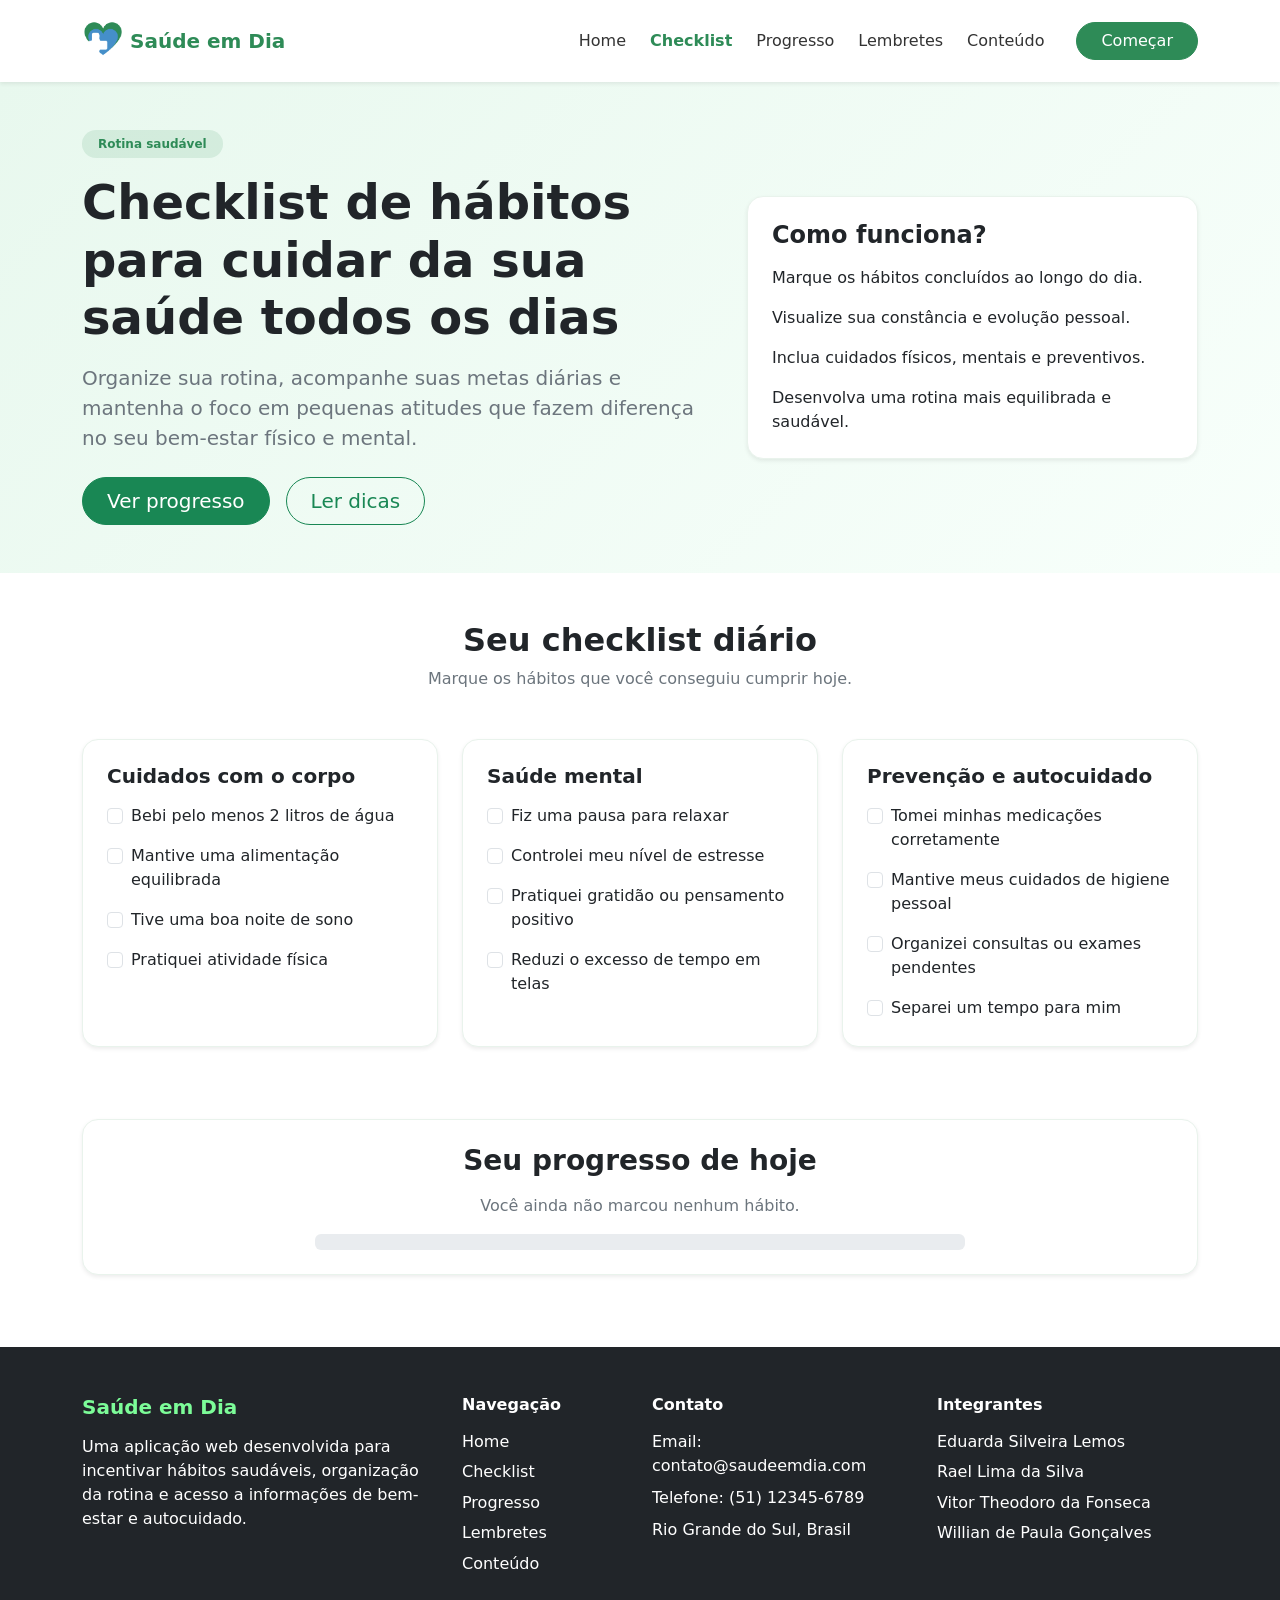
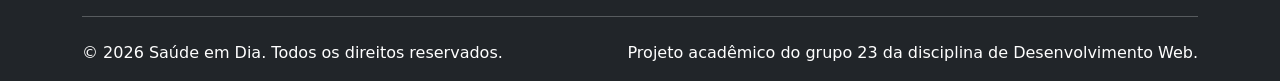
<file: checklist.html>
<!DOCTYPE html>
<html lang="pt-br">
<head>
  <meta charset="UTF-8">
  <meta name="viewport" content="width=device-width, initial-scale=1.0">
  <link rel="stylesheet" href="./css/checklist.css">
  <link href="https://cdn.jsdelivr.net/npm/bootstrap@5.3.8/dist/css/bootstrap.min.css" rel="stylesheet" integrity="sha384-sRIl4kxILFvY47J16cr9ZwB07vP4J8+LH7qKQnuqkuIAvNWLzeN8tE5YBujZqJLB" crossorigin="anonymous">
  <link rel="icon" type="image/x-icon" href="./assets/favicon.ico">
  <script src="./js/checklist.js" defer></script>
  <title>Saúde em Dia</title>
</head>
<body>
  <header>
    <nav class="navbar navbar-expand-lg bg-white shadow-sm py-3">
      <div class="container">
        <a class="navbar-brand d-flex align-items-center fw-bold" href="./index.html" style="color: #2E8B57;">
          <img src="./assets/saude-em-dia-logo.png" alt="Logo Saúde em Dia" width="40" height="40" class="me-2">
          Saúde em Dia
        </a>
        <button class="navbar-toggler" type="button" data-bs-toggle="collapse" data-bs-target="#navbarNav"
          aria-controls="navbarNav" aria-expanded="false" aria-label="Alternar navegação">
          <span class="navbar-toggler-icon"></span>
        </button>
        <div class="collapse navbar-collapse" id="navbarNav">
          <ul class="navbar-nav ms-auto align-items-lg-center gap-lg-2">
            <li class="nav-item">
              <a class="nav-link" href="./index.html">Home</a>
            </li>
            <li class="nav-item">
              <a class="nav-link active fw-semibold" href="./checklist.html">Checklist</a>
            </li>
            <li class="nav-item">
              <a class="nav-link" href="./progresso.html">Progresso</a>
            </li>
            <li class="nav-item">
              <a class="nav-link" href="./lembretes.html">Lembretes</a>
            </li>
            <li class="nav-item">
              <a class="nav-link" href="./conteudos.html">Conteúdo</a>
            </li>
            <li class="nav-item mt-3 mt-lg-0 ms-lg-3">
              <a class="btn btn-success rounded-pill px-4" href="./checklist.html">Começar</a>
            </li>
          </ul>
        </div>
      </div>
    </nav>
  </header>
  <main>
    <section class="hero-checklist py-5">
      <div class="container">
        <div class="row align-items-center g-4">
          <div class="col-lg-7">
            <span class="badge rounded-pill px-3 py-2 mb-3">Rotina saudável</span>
            <h1 class="display-5 fw-bold mb-3">Checklist de hábitos para cuidar da sua saúde todos os dias</h1>
            <p class="lead text-secondary mb-4">
              Organize sua rotina, acompanhe suas metas diárias e mantenha o foco em pequenas atitudes
              que fazem diferença no seu bem-estar físico e mental.
            </p>
            <div class="d-flex flex-wrap gap-3">
              <a href="./progresso.html" class="btn btn-success btn-lg rounded-pill px-4">Ver progresso</a>
              <a href="./conteudos.html" class="btn btn-outline-success btn-lg rounded-pill px-4">Ler dicas</a>
            </div>
          </div>
          <div class="col-lg-5">
            <div class="info-card shadow-sm p-4 rounded-4 bg-white">
              <h2 class="h4 fw-bold mb-3">Como funciona?</h2>
              <ul class="list-unstyled mb-0">
                <li class="mb-3"> Marque os hábitos concluídos ao longo do dia.</li>
                <li class="mb-3"> Visualize sua constância e evolução pessoal.</li>
                <li class="mb-3"> Inclua cuidados físicos, mentais e preventivos.</li>
                <li> Desenvolva uma rotina mais equilibrada e saudável.</li>
              </ul>
            </div>
          </div>
        </div>
      </div>
    </section>

    <section id="habitos" class="py-5">
      <div class="container">
        <div class="text-center mb-5">
          <h2 class="fw-bold">Seu checklist diário</h2>
          <p class="text-secondary mb-0">Marque os hábitos que você conseguiu cumprir hoje.</p>
        </div>

        <div class="row g-4">
          <div class="col-md-6 col-lg-4">
            <div class="habit-card h-100 p-4 rounded-4 shadow-sm bg-white">
              <h3 class="h5 fw-bold mb-3">Cuidados com o corpo</h3>
              <div class="form-check mb-3">
                <input class="form-check-input habit-checkbox" type="checkbox" id="agua">
                <label class="form-check-label" for="agua">Bebi pelo menos 2 litros de água</label>
              </div>
              <div class="form-check mb-3">
                <input class="form-check-input habit-checkbox" type="checkbox" id="alimentacao">
                <label class="form-check-label" for="alimentacao">Mantive uma alimentação equilibrada</label>
              </div>
              <div class="form-check mb-3">
                <input class="form-check-input habit-checkbox" type="checkbox" id="sono">
                <label class="form-check-label" for="sono">Tive uma boa noite de sono</label>
              </div>
              <div class="form-check">
                <input class="form-check-input habit-checkbox" type="checkbox" id="atividade-fisica">
                <label class="form-check-label" for="atividade-fisica">Pratiquei atividade física</label>
              </div>
            </div>
          </div>

          <div class="col-md-6 col-lg-4">
            <div class="habit-card h-100 p-4 rounded-4 shadow-sm bg-white">
              <h3 class="h5 fw-bold mb-3">Saúde mental</h3>
              <div class="form-check mb-3">
                <input class="form-check-input habit-checkbox" type="checkbox" id="pausa">
                <label class="form-check-label" for="pausa">Fiz uma pausa para relaxar</label>
              </div>
              <div class="form-check mb-3">
                <input class="form-check-input habit-checkbox" type="checkbox" id="estresse">
                <label class="form-check-label" for="estresse">Controlei meu nível de estresse</label>
              </div>
              <div class="form-check mb-3">
                <input class="form-check-input habit-checkbox" type="checkbox" id="gratidao">
                <label class="form-check-label" for="gratidao">Pratiquei gratidão ou pensamento positivo</label>
              </div>
              <div class="form-check">
                <input class="form-check-input habit-checkbox" type="checkbox" id="tempo-tela">
                <label class="form-check-label" for="tempo-tela">Reduzi o excesso de tempo em telas</label>
              </div>
            </div>
          </div>

          <div class="col-md-6 col-lg-4 mx-md-auto">
            <div class="habit-card h-100 p-4 rounded-4 shadow-sm bg-white">
              <h3 class="h5 fw-bold mb-3">Prevenção e autocuidado</h3>
              <div class="form-check mb-3">
                <input class="form-check-input habit-checkbox" type="checkbox" id="medicacao">
                <label class="form-check-label" for="medicacao">Tomei minhas medicações corretamente</label>
              </div>
              <div class="form-check mb-3">
                <input class="form-check-input habit-checkbox" type="checkbox" id="higiene">
                <label class="form-check-label" for="higiene">Mantive meus cuidados de higiene pessoal</label>
              </div>
              <div class="form-check mb-3">
                <input class="form-check-input habit-checkbox" type="checkbox" id="consulta">
                <label class="form-check-label" for="consulta">Organizei consultas ou exames pendentes</label>
              </div>
              <div class="form-check">
                <input class="form-check-input habit-checkbox" type="checkbox" id="tempo-pessoal">
                <label class="form-check-label" for="tempo-pessoal">Separei um tempo para mim</label>
              </div>
            </div>
          </div>
        </div>
      </div>
    </section>
    <section class="py-4">
      <div class="container">
        <div class="progress-section bg-white shadow-sm rounded-4 p-4 text-center">
          <h3 class="fw-bold mb-3">Seu progresso de hoje</h3>
          <p id="progressText" class="text-secondary mb-3">
            Você ainda não marcou nenhum hábito.
          </p>

          <div class="progress mx-auto">
            <div
              id="progressBar"
              class="progress-bar"
              role="progressbar"
              style="width: 0%;"
              aria-valuenow="0"
              aria-valuemin="0"
              aria-valuemax="100"
            >
              0%
            </div>
          </div>
        </div>
      </div>
    </section>
  </main>
  <footer class="bg-dark text-white pt-5 pb-3 mt-5">
    <div class="container">
      <div class="row g-4">
        <div class="col-12 col-md-6 col-lg-4">
          <h5 class="fw-bold mb-3" style="color: #7CFC98;">Saúde em Dia</h5>
          <p class="mb-0">
            Uma aplicação web desenvolvida para incentivar hábitos saudáveis, organização da rotina
            e acesso a informações de bem-estar e autocuidado.
          </p>
        </div>
        <div class="col-6 col-md-3 col-lg-2">
          <h6 class="fw-bold mb-3">Navegação</h6>
          <ul class="list-unstyled">
            <li><a href="./index.html" class="text-white text-decoration-none">Home</a></li>
            <li><a href="./checklist.html" class="text-white text-decoration-none">Checklist</a></li>
            <li><a href="./progresso.html" class="text-white text-decoration-none">Progresso</a></li>
            <li><a href="./lembretes.html" class="text-white text-decoration-none">Lembretes</a></li>
            <li><a href="./conteudos.html" class="text-white text-decoration-none">Conteúdo</a></li>
          </ul>
        </div>
        <div class="col-6 col-md-3 col-lg-3">
          <h6 class="fw-bold mb-3">Contato</h6>
          <ul class="list-unstyled mb-0">
            <li class="mb-2">Email: contato@saudeemdia.com</li>
            <li class="mb-2">Telefone: (51) 12345-6789</li>
            <li>Rio Grande do Sul, Brasil</li>
          </ul>
        </div>
        <div class="col-12 col-md-6 col-lg-3">
          <h6 class="fw-bold mb-3">Integrantes</h6>
          <ul class="list-unstyled mb-0">
            <li>Eduarda Silveira Lemos</li>
            <li>Rael Lima da Silva</li>
            <li>Vitor Theodoro da Fonseca</li>
            <li>Willian de Paula Gonçalves</li>
          </ul>
        </div>
      </div>
      <hr class="border-light my-4">
      <div class="d-flex flex-column flex-md-row justify-content-between align-items-center text-center text-md-start">
        <p class="mb-2 mb-md-0">&copy; 2026 Saúde em Dia. Todos os direitos reservados.</p>
        <p class="mb-0">Projeto acadêmico do grupo 23 da disciplina de Desenvolvimento Web.</p>
      </div>
    </div>
  </footer>
  <script src="https://cdn.jsdelivr.net/npm/bootstrap@5.3.8/dist/js/bootstrap.bundle.min.js" integrity="sha384-FKyoEForCGlyvwx9Hj09JcYn3nv7wiPVlz7YYwJrWVcXK/BmnVDxM+D2scQbITxI" crossorigin="anonymous"></script>
</body>
</html>
</file>
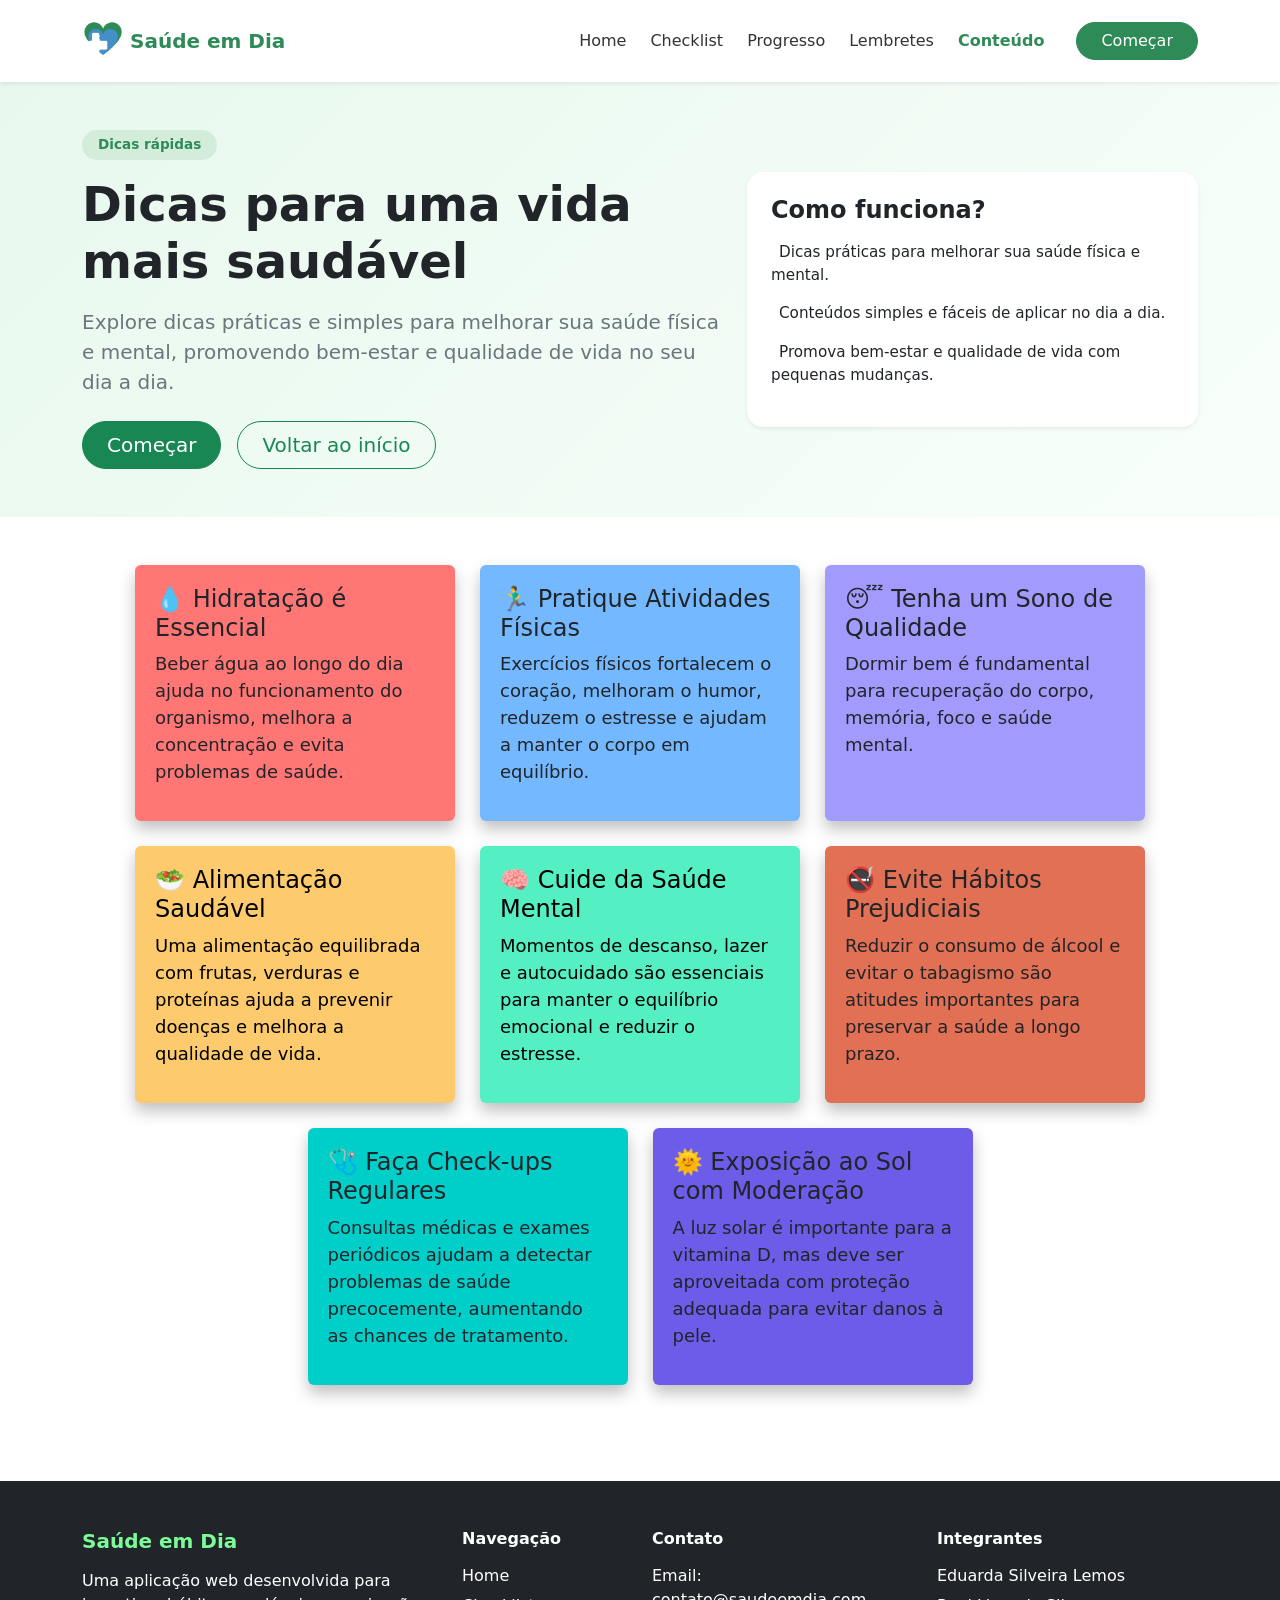
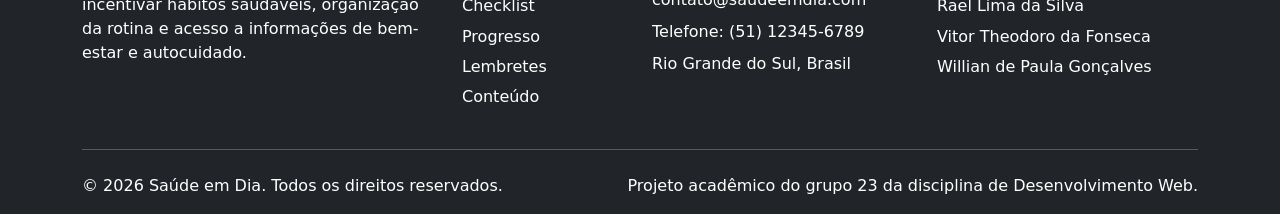
<file: conteudos.html>
<!DOCTYPE html>
<html lang="pt-br">
<head>
  <meta charset="UTF-8">
  <meta name="viewport" content="width=device-width, initial-scale=1.0">
  <link rel="stylesheet" href="./css/conteudos.css">
  <link href="https://cdn.jsdelivr.net/npm/bootstrap@5.3.8/dist/css/bootstrap.min.css" rel="stylesheet" integrity="sha384-sRIl4kxILFvY47J16cr9ZwB07vP4J8+LH7qKQnuqkuIAvNWLzeN8tE5YBujZqJLB" crossorigin="anonymous">
  <link rel="icon" type="image/x-icon" href="./assets/favicon.ico">
  <script src="./js/conteudos.js" defer></script>
  <title>Saúde em Dia</title>
</head>
<body>
  <header>
    <nav class="navbar navbar-expand-lg bg-white shadow-sm py-3">
      <div class="container">
        <a class="navbar-brand d-flex align-items-center fw-bold" href="./index.html" style="color: #2E8B57;">
          <img src="./assets/saude-em-dia-logo.png" alt="Logo Saúde em Dia" width="40" height="40" class="me-2">
          Saúde em Dia
        </a>
        <button class="navbar-toggler" type="button" data-bs-toggle="collapse" data-bs-target="#navbarNav"
          aria-controls="navbarNav" aria-expanded="false" aria-label="Alternar navegação">
          <span class="navbar-toggler-icon"></span>
        </button>
        <div class="collapse navbar-collapse" id="navbarNav">
          <ul class="navbar-nav ms-auto align-items-lg-center gap-lg-2">
            <li class="nav-item">
              <a class="nav-link" href="./index.html">Home</a>
            </li>
            <li class="nav-item">
              <a class="nav-link" href="./checklist.html">Checklist</a>
            </li>
            <li class="nav-item">
              <a class="nav-link" href="./progresso.html">Progresso</a>
            </li>
            <li class="nav-item">
              <a class="nav-link" href="./lembretes.html">Lembretes</a>
            </li>
            <li class="nav-item">
              <a class="nav-link active fw-semibold" href="./conteudos.html">Conteúdo</a>
            </li>
            <li class="nav-item mt-3 mt-lg-0 ms-lg-3">
              <a class="btn btn-success rounded-pill px-4" href="./checklist.html">Começar</a>
            </li>
          </ul>
        </div>
      </div>
    </nav>
  </header>
    <main>
<section class="hero-lembretes py-5">
      <div class="container">
        <div class="row align-items-center g-4">
          <div class="col-lg-7">
            <span class="badge rounded-pill px-3 py-2 mb-3">Dicas rápidas</span>
            <h1 class="display-5 fw-bold mb-3">Dicas para uma vida mais saudável</h1>
            <p class="lead text-secondary mb-4">
              Explore dicas práticas e simples para melhorar sua saúde física e mental, promovendo bem-estar
              e qualidade de vida no seu dia a dia.
            </p>
            <div class="d-flex flex-wrap gap-3">
              <a href="./checklist.html" class="btn btn-success btn-lg rounded-pill px-4">Começar</a>
              <a href="./index.html" class="btn btn-outline-success btn-lg rounded-pill px-4">Voltar ao início</a>
            </div>
          </div>
          <div class="col-lg-5">
            <div class="info-card shadow-sm p-4 rounded-4 bg-white">
              <h2 class="h4 fw-bold mb-3">Como funciona?</h2>
              <ul class="list-unstyled mb-0">
                <li class="mb-3">
                  <i class="bi bi-check-circle-fill text-success me-2"></i>
                  Dicas práticas para melhorar sua saúde física e mental.
                </li>
                <li class="mb-3">
                  <i class="bi bi-eye-fill text-primary me-2"></i>
                  Conteúdos simples e fáceis de aplicar no dia a dia.
                </li>
                <li class="mb-3">
                  <i class="bi bi-check2-square text-success me-2"></i>
                  Promova bem-estar e qualidade de vida com pequenas mudanças.
                </li>
              </ul>
            </div>
          </div>
        </div>
      </div>
    </section>

    <section class="conteudos py-5">
        <div class="container">
        <div class="cards-container">
            <div class="card">
            <h3>💧 Hidratação é Essencial</h3>
            <p>Beber água ao longo do dia ajuda no funcionamento do organismo, melhora a concentração e evita problemas de saúde.</p>
            </div>

            <div class="card">
            <h3>🏃‍♂️ Pratique Atividades Físicas</h3>
            <p>Exercícios físicos fortalecem o coração, melhoram o humor, reduzem o estresse e ajudam a manter o corpo em equilíbrio.</p>
            </div>

            <div class="card">
            <h3>😴 Tenha um Sono de Qualidade</h3>
            <p>Dormir bem é fundamental para recuperação do corpo, memória, foco e saúde mental.</p>
            </div>

            <div class="card">
            <h3>🥗 Alimentação Saudável</h3>
            <p>Uma alimentação equilibrada com frutas, verduras e proteínas ajuda a prevenir doenças e melhora a qualidade de vida.</p>
            </div>

            <div class="card">
            <h3>🧠 Cuide da Saúde Mental</h3>
            <p>Momentos de descanso, lazer e autocuidado são essenciais para manter o equilíbrio emocional e reduzir o estresse.</p>
            </div>

            <div class="card">
            <h3>🚭 Evite Hábitos Prejudiciais</h3>
            <p>Reduzir o consumo de álcool e evitar o tabagismo são atitudes importantes para preservar a saúde a longo prazo.</p>
            </div>

            <div class="card">
            <h3>🩺 Faça Check-ups Regulares</h3>
            <p>Consultas médicas e exames periódicos ajudam a detectar problemas de saúde precocemente, aumentando as chances de tratamento.</p>
            </div>

            <div class="card">
            <h3>🌞 Exposição ao Sol com Moderação</h3>
            <p>A luz solar é importante para a vitamina D, mas deve ser aproveitada com proteção adequada para evitar danos à pele.</p>
            </div>
        </div>
        </div>
    </section>
</main>
  <footer class="bg-dark text-white pt-5 pb-3 mt-5">
    <div class="container">
      <div class="row g-4">
        <div class="col-12 col-md-6 col-lg-4">
          <h5 class="fw-bold mb-3" style="color: #7CFC98;">Saúde em Dia</h5>
          <p class="mb-0">
            Uma aplicação web desenvolvida para incentivar hábitos saudáveis, organização da rotina
            e acesso a informações de bem-estar e autocuidado.
          </p>
        </div>
        <div class="col-6 col-md-3 col-lg-2">
          <h6 class="fw-bold mb-3">Navegação</h6>
          <ul class="list-unstyled">
            <li><a href="./index.html" class="text-white text-decoration-none">Home</a></li>
            <li><a href="./checklist.html" class="text-white text-decoration-none">Checklist</a></li>
            <li><a href="./progresso.html" class="text-white text-decoration-none">Progresso</a></li>
            <li><a href="./lembretes.html" class="text-white text-decoration-none">Lembretes</a></li>
            <li><a href="./conteudos.html" class="text-white text-decoration-none">Conteúdo</a></li>
          </ul>
        </div>
        <div class="col-6 col-md-3 col-lg-3">
          <h6 class="fw-bold mb-3">Contato</h6>
          <ul class="list-unstyled mb-0">
            <li class="mb-2">Email: contato@saudeemdia.com</li>
            <li class="mb-2">Telefone: (51) 12345-6789</li>
            <li>Rio Grande do Sul, Brasil</li>
          </ul>
        </div>
        <div class="col-12 col-md-6 col-lg-3">
          <h6 class="fw-bold mb-3">Integrantes</h6>
          <ul class="list-unstyled mb-0">
            <li>Eduarda Silveira Lemos</li>
            <li>Rael Lima da Silva</li>
            <li>Vitor Theodoro da Fonseca</li>
            <li>Willian de Paula Gonçalves</li>
          </ul>
        </div>
      </div>
      <hr class="border-light my-4">
      <div class="d-flex flex-column flex-md-row justify-content-between align-items-center text-center text-md-start">
        <p class="mb-2 mb-md-0">&copy; 2026 Saúde em Dia. Todos os direitos reservados.</p>
        <p class="mb-0">Projeto acadêmico do grupo 23 da disciplina de Desenvolvimento Web.</p>
      </div>
    </div>
  </footer>
  <script src="https://cdn.jsdelivr.net/npm/bootstrap@5.3.8/dist/js/bootstrap.bundle.min.js" integrity="sha384-FKyoEForCGlyvwx9Hj09JcYn3nv7wiPVlz7YYwJrWVcXK/BmnVDxM+D2scQbITxI" crossorigin="anonymous"></script>
</body>
</html>
</file>
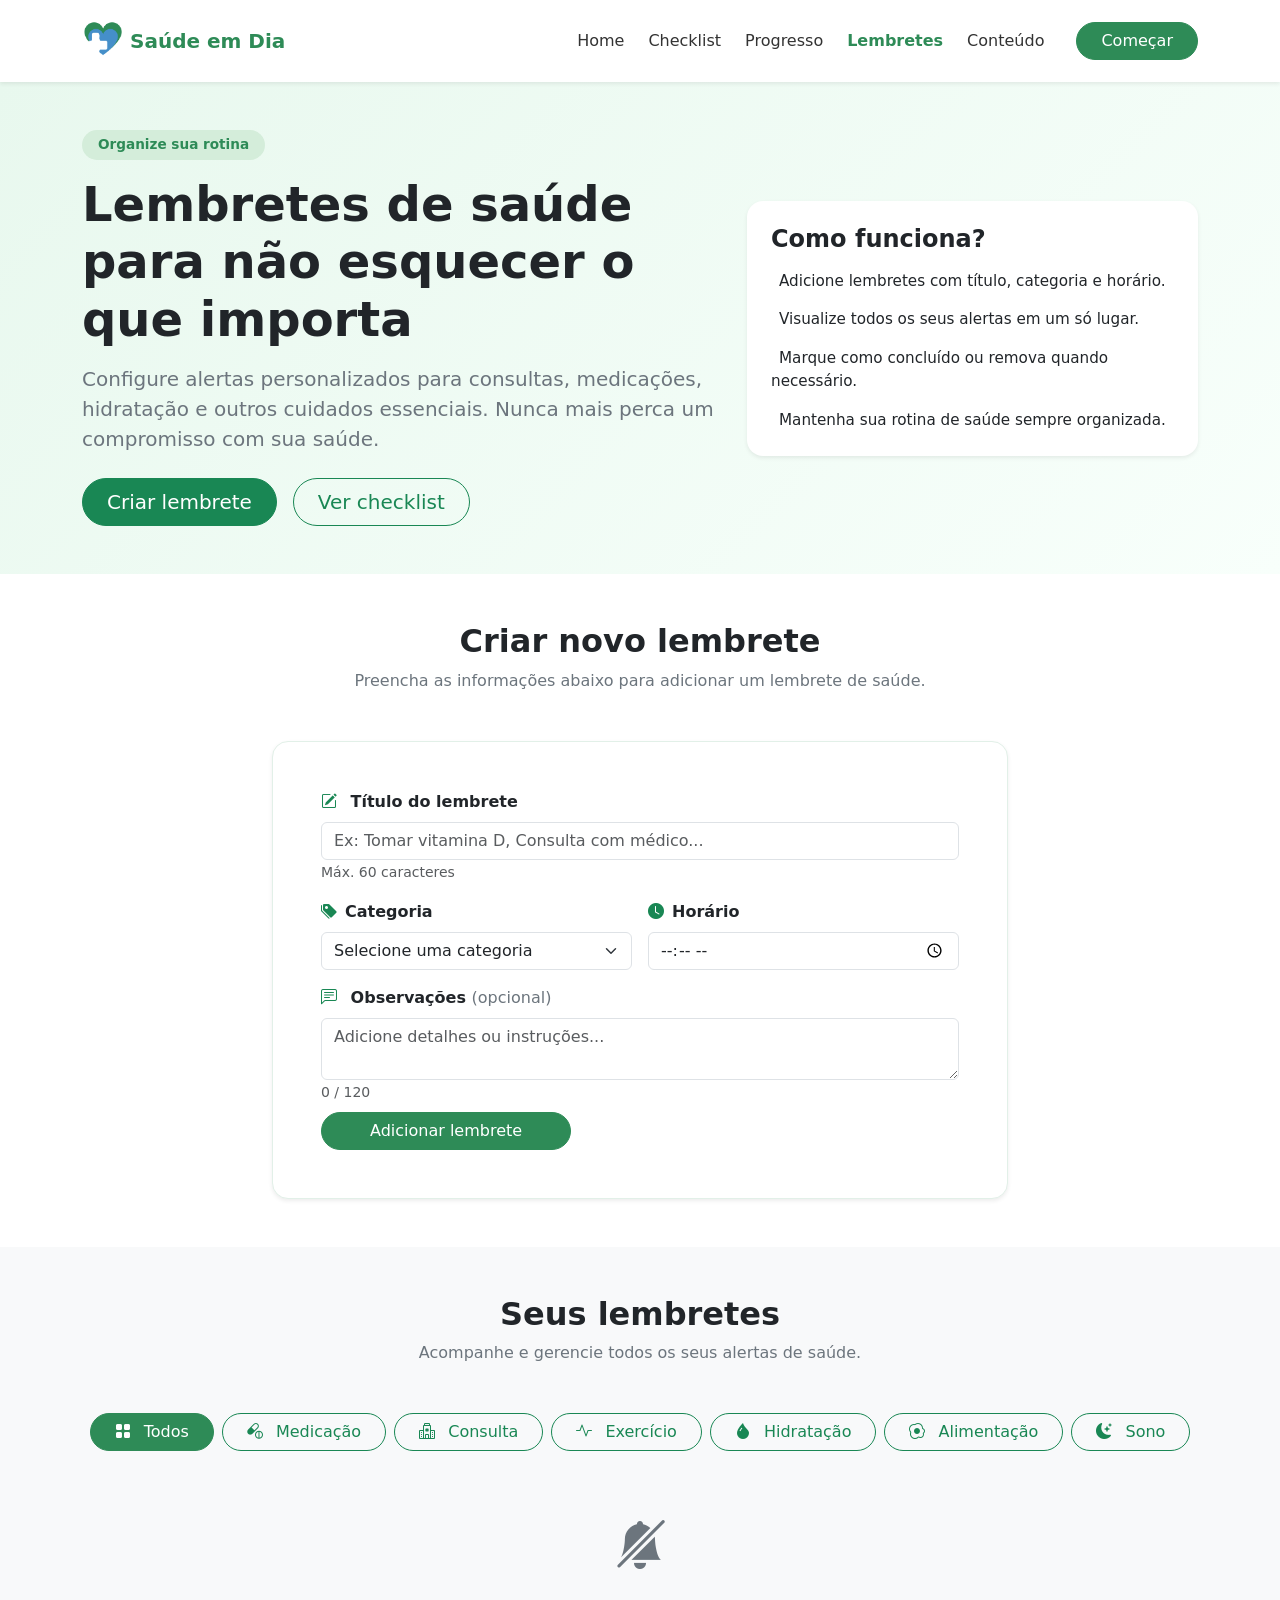
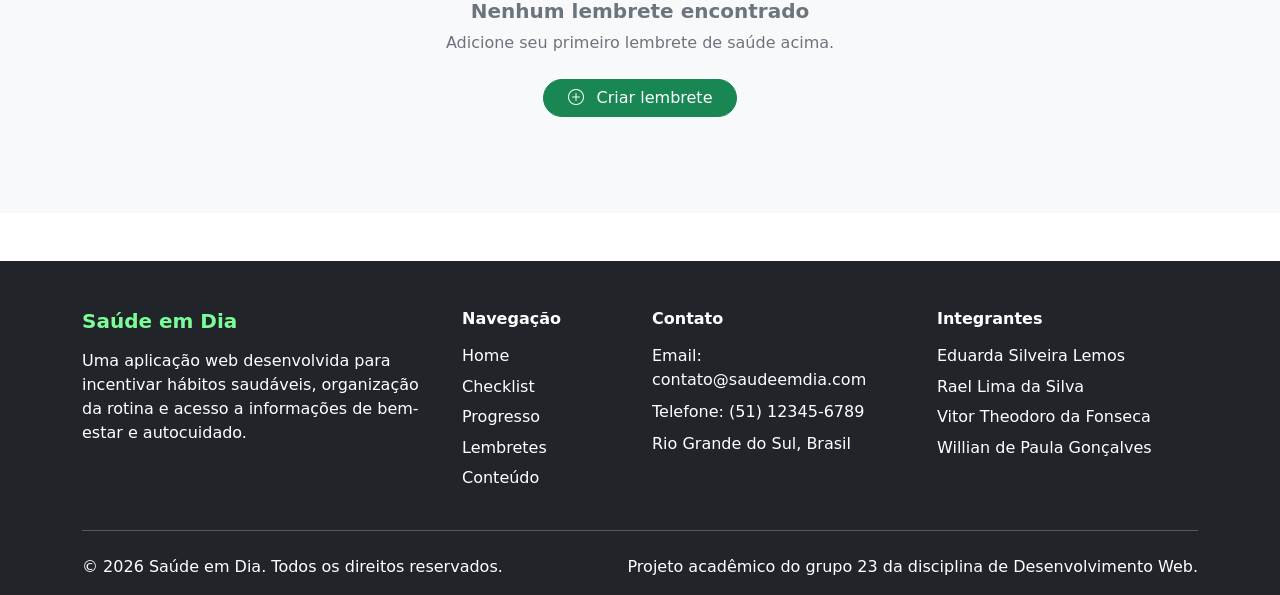
<file: lembretes.html>
<!DOCTYPE html>
<html lang="pt-br">

<head>
  <meta charset="UTF-8">
  <meta name="viewport" content="width=device-width, initial-scale=1.0">
  <link rel="stylesheet" href="./css/lembretes.css">
  <link href="https://cdn.jsdelivr.net/npm/bootstrap-icons@1.11.3/font/bootstrap-icons.css" rel="stylesheet">
  <link href="https://cdn.jsdelivr.net/npm/bootstrap@5.3.8/dist/css/bootstrap.min.css" rel="stylesheet"
    integrity="sha384-sRIl4kxILFvY47J16cr9ZwB07vP4J8+LH7qKQnuqkuIAvNWLzeN8tE5YBujZqJLB" crossorigin="anonymous">
  <link rel="icon" type="image/x-icon" href="./assets/favicon.ico">
  <script src="./js/lembretes.js" defer></script>
  <title>Saúde em Dia</title>
</head>

<body>

  <header>
    <nav class="navbar navbar-expand-lg bg-white shadow-sm py-3">
      <div class="container">
        <a class="navbar-brand d-flex align-items-center fw-bold" href="./index.html" style="color: #2E8B57;">
          <img src="./assets/saude-em-dia-logo.png" alt="Logo Saúde em Dia" width="40" height="40" class="me-2">
          Saúde em Dia
        </a>
        <button class="navbar-toggler" type="button" data-bs-toggle="collapse" data-bs-target="#navbarNav"
          aria-controls="navbarNav" aria-expanded="false" aria-label="Alternar navegação">
          <span class="navbar-toggler-icon"></span>
        </button>
        <div class="collapse navbar-collapse" id="navbarNav">
          <ul class="navbar-nav ms-auto align-items-lg-center gap-lg-2">
            <li class="nav-item">
              <a class="nav-link" href="./index.html">Home</a>
            </li>
            <li class="nav-item">
              <a class="nav-link" href="./checklist.html">Checklist</a>
            </li>
            <li class="nav-item">
              <a class="nav-link" href="./progresso.html">Progresso</a>
            </li>
            <li class="nav-item">
              <a class="nav-link active fw-semibold" href="./lembretes.html">Lembretes</a>
            </li>
            <li class="nav-item">
              <a class="nav-link" href="./conteudos.html">Conteúdo</a>
            </li>
            <li class="nav-item mt-3 mt-lg-0 ms-lg-3">
              <a class="btn btn-success rounded-pill px-4" href="./checklist.html">Começar</a>
            </li>
          </ul>
        </div>
      </div>
    </nav>
  </header>

  <main>

    <!-- Hero Section -->
    <section class="hero-lembretes py-5">
      <div class="container">
        <div class="row align-items-center g-4">
          <div class="col-lg-7">
            <span class="badge rounded-pill px-3 py-2 mb-3">Organize sua rotina</span>
            <h1 class="display-5 fw-bold mb-3">Lembretes de saúde para não esquecer o que importa</h1>
            <p class="lead text-secondary mb-4">
              Configure alertas personalizados para consultas, medicações, hidratação e outros
              cuidados essenciais. Nunca mais perca um compromisso com sua saúde.
            </p>
            <div class="d-flex flex-wrap gap-3">
              <a href="#novo-lembrete" class="btn btn-success btn-lg rounded-pill px-4">Criar lembrete</a>
              <a href="./checklist.html" class="btn btn-outline-success btn-lg rounded-pill px-4">Ver checklist</a>
            </div>
          </div>
          <div class="col-lg-5">
            <div class="info-card shadow-sm p-4 rounded-4 bg-white">
              <h2 class="h4 fw-bold mb-3">Como funciona?</h2>
              <ul class="list-unstyled mb-0">
                <li class="mb-3">
                  <i class="me-2"></i>
                  Adicione lembretes com título, categoria e horário.
                </li>
                <li class="mb-3">
                  <i class="me-2"></i>
                  Visualize todos os seus alertas em um só lugar.
                </li>
                <li class="mb-3">
                  <i class="me-2"></i>
                  Marque como concluído ou remova quando necessário.
                </li>
                <li>
                  <i class="me-2"></i>
                  Mantenha sua rotina de saúde sempre organizada.
                </li>
              </ul>
            </div>
          </div>
        </div>
      </div>
    </section>

    <!-- Formulário de novo lembrete -->
    <section id="novo-lembrete" class="py-5">
      <div class="container">
        <div class="text-center mb-5">
          <h2 class="fw-bold">Criar novo lembrete</h2>
          <p class="text-secondary mb-0">Preencha as informações abaixo para adicionar um lembrete de saúde.</p>
        </div>

        <div class="row justify-content-center">
          <div class="col-lg-8">
            <div class="lembrete-form-card rounded-4 shadow-sm bg-white p-4 p-md-5">
              <div class="row g-3">
                <div class="col-12">
                    <label for="titulo" class="form-label fw-semibold">
                      <i class="bi bi-pencil-square me-2 text-success"></i>
                      Título do lembrete
                    </label>
                  
                    <input 
                      type="text" 
                      class="form-control" 
                      id="titulo"
                      placeholder="Ex: Tomar vitamina D, Consulta com médico..."
                      maxlength="60"
                      required
                    >
                  
                    <small class="text-muted">Máx. 60 caracteres</small>
                  </div>
                <div class="col-md-6">
                    <label for="categoria" class="form-label fw-semibold">
                      <i class="bi bi-tags-fill me-2 text-success"></i>Categoria
                    </label>    
                    <select class="form-select" id="categoria">
                      <option value="" disabled selected>Selecione uma categoria</option>
                      <option value="medicacao">Medicação</option>
                      <option value="consulta">Consulta médica</option>
                      <option value="exercicio">Exercício físico</option>
                      <option value="hidratacao">Hidratação</option>
                      <option value="alimentacao">Alimentação</option>
                      <option value="sono">Sono</option>
                      <option value="outro">Outro</option>
                    </select>
                  </div>
                  <div class="col-md-6">
                    <label for="horario" class="form-label fw-semibold">
                      <i class="bi bi-clock-fill me-2 text-success"></i>Horário
                    </label>                 
                    <input 
                      type="time" 
                      class="form-control" 
                      id="horario"
                      required>
                  </div>
                  <div class="col-12">
                    <label for="descricao" class="form-label fw-semibold">
                      <i class="bi bi-chat-left-text me-2 text-success"></i>
                      Observações 
                      <span class="text-secondary fw-normal">(opcional)</span>
                    </label>
                  
                    <textarea 
                      class="form-control" 
                      id="descricao" 
                      rows="2"
                      maxlength="120"
                      placeholder="Adicione detalhes ou instruções..."
                    ></textarea>
                  
                    <small id="contador-descricao" class="text-muted">0 / 120</small>
                  </div>
                <div class="col-12 mt-2">
                  <button type="button" id="btnAdicionarLembrete" class="btn btn-success rounded-pill px-5">
                    Adicionar lembrete
                  </button>
                </div>
              </div>
            </div>
          </div>
        </div>
      </div>
    </section>

    <!-- Lista de lembretes -->
    <section class="py-5 bg-light">
      <div class="container">
        <div class="text-center mb-5">
          <h2 class="fw-bold">Seus lembretes</h2>
          <p class="text-secondary mb-0">Acompanhe e gerencie todos os seus alertas de saúde.</p>
        </div>

        <!-- Filtros -->
        <div class="d-flex flex-wrap gap-2 justify-content-center mb-4" id="filtros">
            <button class="btn btn-success rounded-pill px-4 btn-filtro active" data-filtro="todos">
              <i class="bi bi-grid-fill me-2"></i> Todos
            </button>
          
            <button class="btn btn-outline-success rounded-pill px-4 btn-filtro" data-filtro="medicacao">
              <i class="bi bi-capsule-pill me-2"></i> Medicação
            </button>
          
            <button class="btn btn-outline-success rounded-pill px-4 btn-filtro" data-filtro="consulta">
              <i class="bi bi-hospital me-2"></i> Consulta
            </button>
          
            <button class="btn btn-outline-success rounded-pill px-4 btn-filtro" data-filtro="exercicio">
              <i class="bi bi-activity me-2"></i> Exercício
            </button>
          
            <button class="btn btn-outline-success rounded-pill px-4 btn-filtro" data-filtro="hidratacao">
              <i class="bi bi-droplet-fill me-2"></i> Hidratação
            </button>
          
            <button class="btn btn-outline-success rounded-pill px-4 btn-filtro" data-filtro="alimentacao">
              <i class="bi bi-egg-fried me-2"></i> Alimentação
            </button>
          
            <button class="btn btn-outline-success rounded-pill px-4 btn-filtro" data-filtro="sono">
              <i class="bi bi-moon-stars-fill me-2"></i> Sono
            </button>
          </div>

        <!-- Cards de lembretes -->
        <div class="row g-4" id="lista-lembretes">
          <!-- Lembretes serão inseridos pelo JS aqui -->
        </div>

        <!-- Estado vazio -->
        <div id="estado-vazio" class="text-center py-5 d-none">
            <div class="empty-icon mb-3">
              <i class="bi bi-bell-slash-fill text-secondary" style="font-size: 3rem;"></i>
            </div>
          
            <h3 class="h5 fw-bold text-secondary">Nenhum lembrete encontrado</h3>
          
            <p class="text-secondary mb-4">
              Adicione seu primeiro lembrete de saúde acima.
            </p>
          
            <a href="#novo-lembrete" class="btn btn-success rounded-pill px-4">
              <i class="bi bi-plus-circle me-2"></i> Criar lembrete
            </a>
          </div>

      </div>
    </section>

  </main>

  <!-- Toast de confirmação -->
  <div class="toast-container position-fixed bottom-0 end-0 p-3">
    <div id="toastLembrete" class="toast align-items-center text-bg-success border-0" role="alert"
      aria-live="assertive" aria-atomic="true">
      <div class="d-flex">
        <div class="toast-body" id="toastMensagem">
          Lembrete adicionado com sucesso!
        </div>
        <button type="button" class="btn-close btn-close-white me-2 m-auto" data-bs-dismiss="toast"
          aria-label="Fechar"></button>
      </div>
    </div>
  </div>

  <footer class="bg-dark text-white pt-5 pb-3 mt-5">
    <div class="container">
      <div class="row g-4">
        <div class="col-12 col-md-6 col-lg-4">
          <h5 class="fw-bold mb-3" style="color: #7CFC98;">Saúde em Dia</h5>
          <p class="mb-0">
            Uma aplicação web desenvolvida para incentivar hábitos saudáveis, organização da rotina
            e acesso a informações de bem-estar e autocuidado.
          </p>
        </div>
        <div class="col-6 col-md-3 col-lg-2">
          <h6 class="fw-bold mb-3">Navegação</h6>
          <ul class="list-unstyled">
            <li><a href="./index.html" class="text-white text-decoration-none">Home</a></li>
            <li><a href="./checklist.html" class="text-white text-decoration-none">Checklist</a></li>
            <li><a href="./progresso.html" class="text-white text-decoration-none">Progresso</a></li>
            <li><a href="./lembretes.html" class="text-white text-decoration-none">Lembretes</a></li>
            <li><a href="./conteudos.html" class="text-white text-decoration-none">Conteúdo</a></li>
          </ul>
        </div>
        <div class="col-6 col-md-3 col-lg-3">
          <h6 class="fw-bold mb-3">Contato</h6>
          <ul class="list-unstyled mb-0">
            <li class="mb-2">Email: contato@saudeemdia.com</li>
            <li class="mb-2">Telefone: (51) 12345-6789</li>
            <li>Rio Grande do Sul, Brasil</li>
          </ul>
        </div>
        <div class="col-12 col-md-6 col-lg-3">
          <h6 class="fw-bold mb-3">Integrantes</h6>
          <ul class="list-unstyled mb-0">
            <li>Eduarda Silveira Lemos</li>
            <li>Rael Lima da Silva</li>
            <li><a href="https://www.linkedin.com/in/vitortheodoro/" target="_blank" class="text-white text-decoration-none">Vitor Theodoro da Fonseca</a></li>
            <li>Willian de Paula Gonçalves</li>
          </ul>
        </div>
      </div>
      <hr class="border-light my-4">
      <div class="d-flex flex-column flex-md-row justify-content-between align-items-center text-center text-md-start">
        <p class="mb-2 mb-md-0">&copy; 2026 Saúde em Dia. Todos os direitos reservados.</p>
        <p class="mb-0">Projeto acadêmico do grupo 23 da disciplina de Desenvolvimento Web.</p>
      </div>
    </div>
  </footer>

  <script src="https://cdn.jsdelivr.net/npm/bootstrap@5.3.8/dist/js/bootstrap.bundle.min.js"
    integrity="sha384-FKyoEForCGlyvwx9Hj09JcYn3nv7wiPVlz7YYwJrWVcXK/BmnVDxM+D2scQbITxI"
    crossorigin="anonymous"></script>

</body>

</html>
</file>
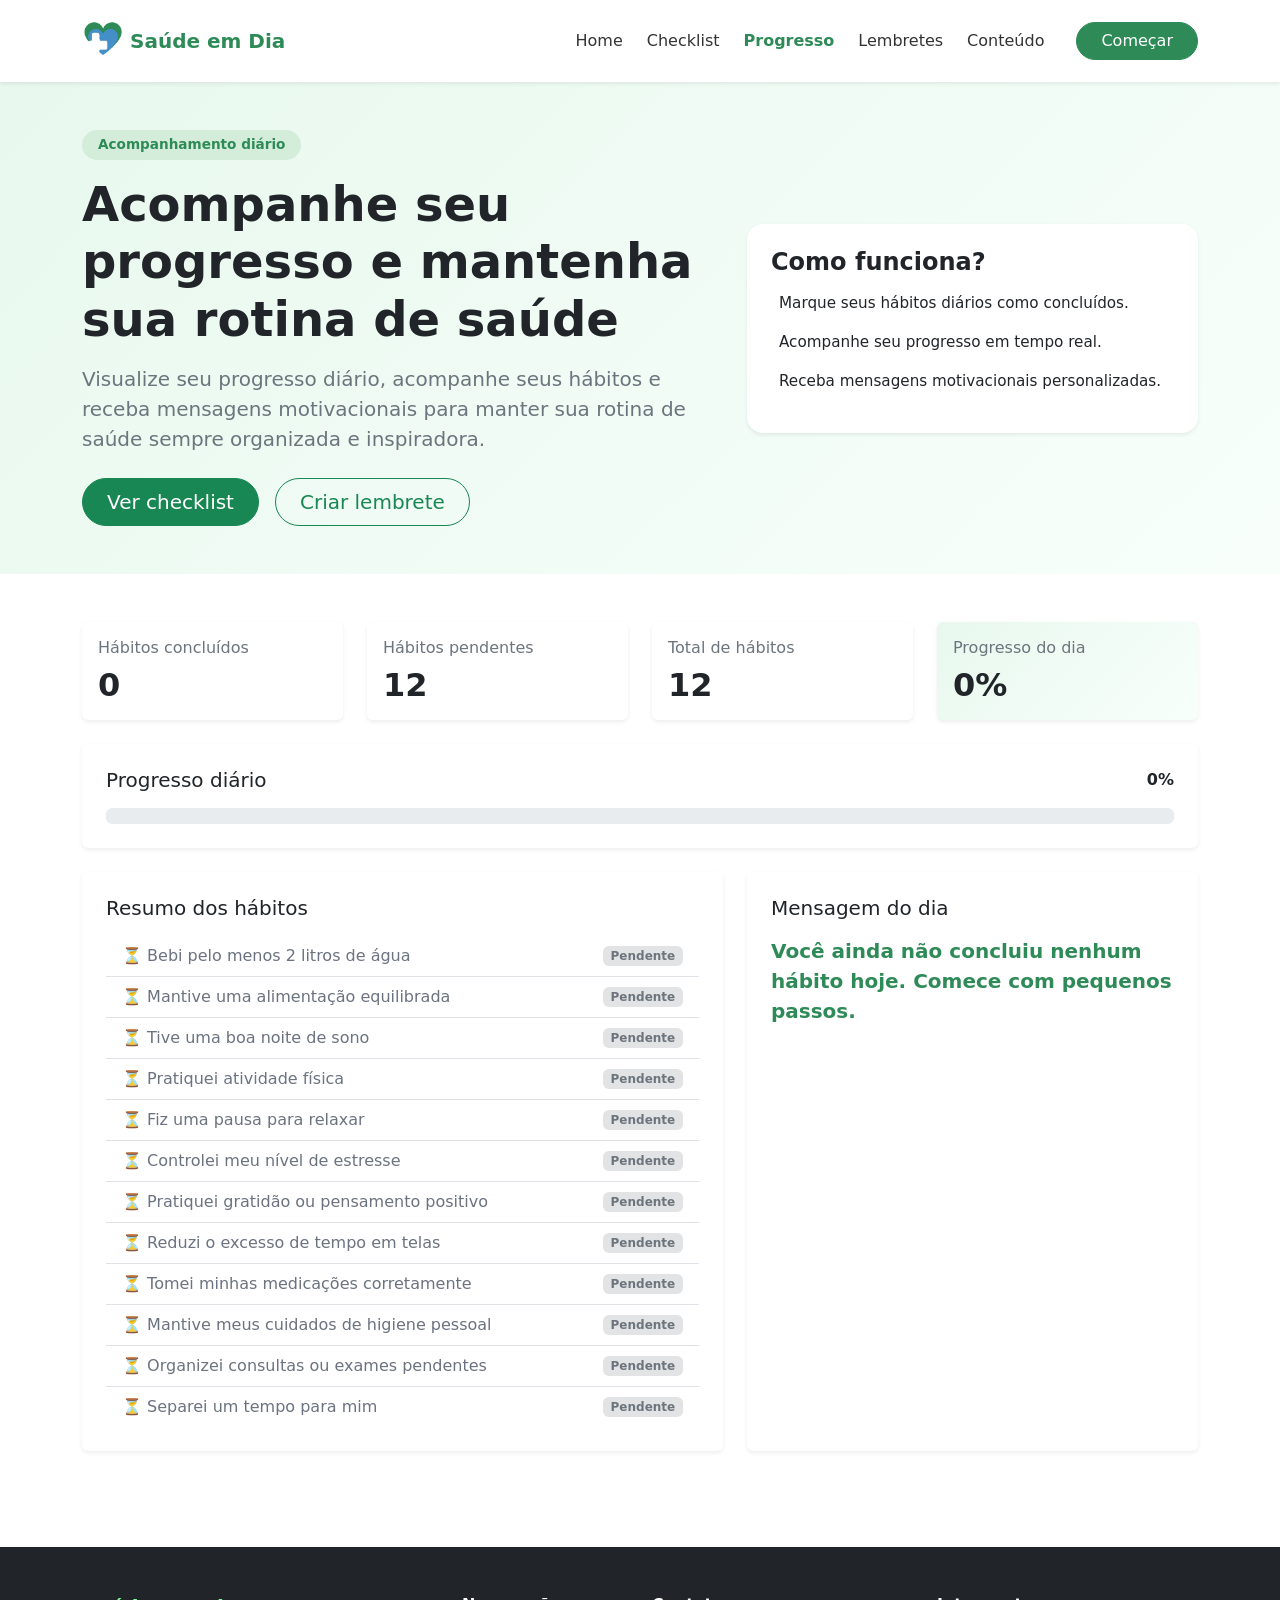
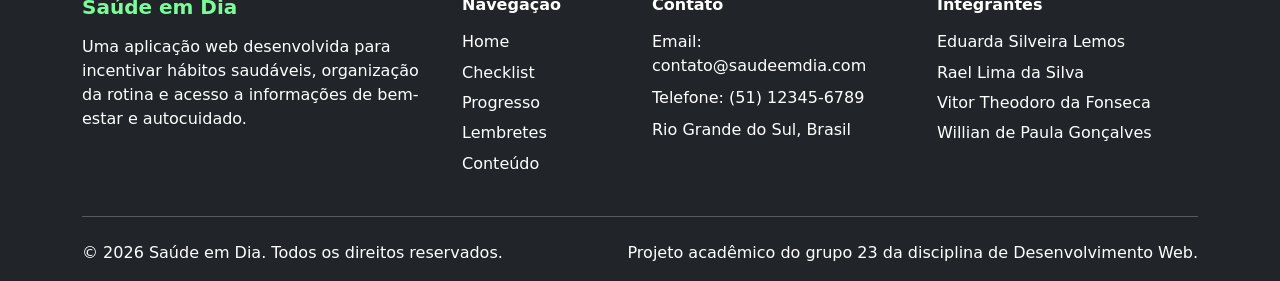
<file: progresso.html>
<!DOCTYPE html>
<html lang="pt-br">
<head>
  <meta charset="UTF-8">
  <meta name="viewport" content="width=device-width, initial-scale=1.0">
  <link rel="stylesheet" href="./css/progresso.css">
  <link href="https://cdn.jsdelivr.net/npm/bootstrap@5.3.8/dist/css/bootstrap.min.css" rel="stylesheet" integrity="sha384-sRIl4kxILFvY47J16cr9ZwB07vP4J8+LH7qKQnuqkuIAvNWLzeN8tE5YBujZqJLB" crossorigin="anonymous">
  <link rel="icon" type="image/x-icon" href="./assets/favicon.ico">
  <script src="./js/progresso.js" defer></script>
  <title>Saúde em Dia</title>
</head>
<body>
  <header>
    <nav class="navbar navbar-expand-lg bg-white shadow-sm py-3">
      <div class="container">
        <a class="navbar-brand d-flex align-items-center fw-bold" href="./index.html" style="color: #2E8B57;">
          <img src="./assets/saude-em-dia-logo.png" alt="Logo Saúde em Dia" width="40" height="40" class="me-2">
          Saúde em Dia
        </a>
        <button class="navbar-toggler" type="button" data-bs-toggle="collapse" data-bs-target="#navbarNav"
          aria-controls="navbarNav" aria-expanded="false" aria-label="Alternar navegação">
          <span class="navbar-toggler-icon"></span>
        </button>
        <div class="collapse navbar-collapse" id="navbarNav">
          <ul class="navbar-nav ms-auto align-items-lg-center gap-lg-2">
            <li class="nav-item">
              <a class="nav-link" href="./index.html">Home</a>
            </li>
            <li class="nav-item">
              <a class="nav-link" href="./checklist.html">Checklist</a>
            </li>
            <li class="nav-item">
              <a class="nav-link active fw-semibold" href="./progresso.html">Progresso</a>
            </li>
            <li class="nav-item">
              <a class="nav-link" href="./lembretes.html">Lembretes</a>
            </li>
            <li class="nav-item">
              <a class="nav-link" href="./conteudos.html">Conteúdo</a>
            </li>
            <li class="nav-item mt-3 mt-lg-0 ms-lg-3">
              <a class="btn btn-success rounded-pill px-4" href="./checklist.html">Começar</a>
            </li>
          </ul>
        </div>
      </div>
    </nav>
  </header>
  <main>
    <section class="hero-lembretes py-5">
      <div class="container">
        <div class="row align-items-center g-4">
          <div class="col-lg-7">
            <span class="badge rounded-pill px-3 py-2 mb-3">Acompanhamento diário</span>
            <h1 class="display-5 fw-bold mb-3">Acompanhe seu progresso e mantenha sua rotina de saúde</h1>
            <p class="lead text-secondary mb-4">
              Visualize seu progresso diário, acompanhe seus hábitos e receba mensagens motivacionais para
              manter sua rotina de saúde sempre organizada e inspiradora.
            </p>
            <div class="d-flex flex-wrap gap-3">
              <a href="./checklist.html" class="btn btn-success btn-lg rounded-pill px-4">Ver checklist</a>
              <a href="./lembretes.html" class="btn btn-outline-success btn-lg rounded-pill px-4">Criar lembrete</a>
            </div>
          </div>
          <div class="col-lg-5">
            <div class="info-card shadow-sm p-4 rounded-4 bg-white">
              <h2 class="h4 fw-bold mb-3">Como funciona?</h2>
              <ul class="list-unstyled mb-0">
                <li class="mb-3">
                  <i class="bi bi-check-circle-fill text-success me-2"></i>
                  Marque seus hábitos diários como concluídos.
                </li>
                <li class="mb-3">
                  <i class="bi bi-eye-fill text-primary me-2"></i>
                  Acompanhe seu progresso em tempo real.
                </li>
                <li class="mb-3">
                  <i class="bi bi-check2-square text-success me-2"></i>
                  Receba mensagens motivacionais personalizadas.
                </li>
              </ul>
            </div>
          </div>
        </div>
      </div>
    </section>

    <section class="container py-5">
      <div class="row g-4 mb-4">
        <div class="col-12 col-md-6 col-lg-3">
          <div class="card dashboard-card shadow-sm border-0 h-100">
            <div class="card-body">
              <h6 class="text-secondary">Hábitos concluídos</h6>
              <h2 id="habitosConcluidos" class="fw-bold mb-0">0</h2>
            </div>
          </div>
        </div>

        <div class="col-12 col-md-6 col-lg-3">
          <div class="card dashboard-card shadow-sm border-0 h-100">
            <div class="card-body">
              <h6 class="text-secondary">Hábitos pendentes</h6>
              <h2 id="habitosPendentes" class="fw-bold mb-0">0</h2>
            </div>
          </div>
        </div>

        <div class="col-12 col-md-6 col-lg-3">
          <div class="card dashboard-card shadow-sm border-0 h-100">
            <div class="card-body">
              <h6 class="text-secondary">Total de hábitos</h6>
              <h2 id="totalHabitos" class="fw-bold mb-0">0</h2>
            </div>
          </div>
        </div>

        <div class="col-12 col-md-6 col-lg-3">
          <div class="card dashboard-card dashboard-highlight shadow-sm border-0 h-100">
            <div class="card-body">
              <h6 class="text-secondary">Progresso do dia</h6>
              <h2 id="percentualDia" class="fw-bold mb-0">0%</h2>
            </div>
          </div>
        </div>
      </div>

      <div class="card shadow-sm border-0 mb-4">
        <div class="card-body p-4">
          <div class="d-flex justify-content-between align-items-center mb-3">
            <h3 class="h5 mb-0">Progresso diário</h3>
            <span id="progressLabel" class="fw-semibold">0%</span>
          </div>
          <div class="progress">
            <div
              id="progressBar"
              class="progress-bar"
              role="progressbar"
              style="width: 0%;"
              aria-valuenow="0"
              aria-valuemin="0"
              aria-valuemax="100"
            >
              0%
            </div>
          </div>
        </div>
      </div>

      <div class="row g-4">
        <div class="col-12 col-lg-7">
          <div class="card shadow-sm border-0 h-100">
            <div class="card-body p-4">
              <h3 class="h5 mb-3">Resumo dos hábitos</h3>
              <ul id="habitStatusList" class="list-group list-group-flush"></ul>
            </div>
          </div>
        </div>

        <div class="col-12 col-lg-5">
          <div class="card shadow-sm border-0 h-100">
            <div class="card-body p-4">
              <h3 class="h5 mb-3">Mensagem do dia</h3>
              <p id="motivationalMessage" class="mb-0 fs-5"></p>
            </div>
          </div>
        </div>
      </div>
    </section>
  </main>
  <footer class="bg-dark text-white pt-5 pb-3 mt-5">
    <div class="container">
      <div class="row g-4">
        <div class="col-12 col-md-6 col-lg-4">
          <h5 class="fw-bold mb-3" style="color: #7CFC98;">Saúde em Dia</h5>
          <p class="mb-0">
            Uma aplicação web desenvolvida para incentivar hábitos saudáveis, organização da rotina
            e acesso a informações de bem-estar e autocuidado.
          </p>
        </div>
        <div class="col-6 col-md-3 col-lg-2">
          <h6 class="fw-bold mb-3">Navegação</h6>
          <ul class="list-unstyled">
            <li><a href="./index.html" class="text-white text-decoration-none">Home</a></li>
            <li><a href="./checklist.html" class="text-white text-decoration-none">Checklist</a></li>
            <li><a href="./progresso.html" class="text-white text-decoration-none">Progresso</a></li>
            <li><a href="./lembretes.html" class="text-white text-decoration-none">Lembretes</a></li>
            <li><a href="./conteudos.html" class="text-white text-decoration-none">Conteúdo</a></li>
          </ul>
        </div>
        <div class="col-6 col-md-3 col-lg-3">
          <h6 class="fw-bold mb-3">Contato</h6>
          <ul class="list-unstyled mb-0">
            <li class="mb-2">Email: contato@saudeemdia.com</li>
            <li class="mb-2">Telefone: (51) 12345-6789</li>
            <li>Rio Grande do Sul, Brasil</li>
          </ul>
        </div>
        <div class="col-12 col-md-6 col-lg-3">
          <h6 class="fw-bold mb-3">Integrantes</h6>
          <ul class="list-unstyled mb-0">
            <li>Eduarda Silveira Lemos</li>
            <li>Rael Lima da Silva</li>
            <li>Vitor Theodoro da Fonseca</li>
            <li>Willian de Paula Gonçalves</li>
          </ul>
        </div>
      </div>
      <hr class="border-light my-4">
      <div class="d-flex flex-column flex-md-row justify-content-between align-items-center text-center text-md-start">
        <p class="mb-2 mb-md-0">&copy; 2026 Saúde em Dia. Todos os direitos reservados.</p>
        <p class="mb-0">Projeto acadêmico do grupo 23 da disciplina de Desenvolvimento Web.</p>
      </div>
    </div>
  </footer>
  <script src="https://cdn.jsdelivr.net/npm/bootstrap@5.3.8/dist/js/bootstrap.bundle.min.js" integrity="sha384-FKyoEForCGlyvwx9Hj09JcYn3nv7wiPVlz7YYwJrWVcXK/BmnVDxM+D2scQbITxI" crossorigin="anonymous"></script>
</body>
</html>
</file>
<file: css/checklist.css>
body {
  background-color: #F5F7FA;
  color: #1F2937;
  font-family: Arial, sans-serif;
}

.navbar-brand {
  font-size: 1.4rem;
}

.navbar .nav-link {
  color: #333;
  font-weight: 500;
  transition: 0.3s ease;
}

.navbar .nav-link:hover {
  color: #2E8B57;
}

.navbar .nav-link.active {
  color: #2E8B57 !important;
}

.navbar .btn-success {
  background-color: #2E8B57;
  border-color: #2E8B57;
  transition: 0.3s ease;
}

.navbar .btn-success:hover {
  background-color: #256f46;
  border-color: #256f46;
}

.hero-checklist {
  background: linear-gradient(135deg, #e8f8ee 0%, #f8fffb 100%);
}

.hero-checklist .badge {
  background-color: rgba(46, 139, 87, 0.12);
  color: #2E8B57;
  font-weight: 600;
}

.info-card,
.habit-card,
.tip-card,
.progress-section {
  border: 1px solid #e9f3ec;
}

.form-check-input:checked {
  background-color: #2E8B57;
  border-color: #2E8B57;
}

.form-check-label {
  cursor: pointer;
}

.progress {
  height: 28px;
  max-width: 650px;
  border-radius: 999px;
  background-color: #dff3e5;
}

.progress-bar {
  background-color: #2E8B57;
  font-weight: 600;
}

.tip-card,
.habit-card,
.info-card {
  transition: transform 0.3s ease, box-shadow 0.3s ease;
}

.tip-card:hover,
.habit-card:hover,
.info-card:hover {
  transform: translateY(-4px);
  box-shadow: 0 1rem 2rem rgba(0, 0, 0, 0.08) !important;
}

@media (max-width: 768px) {
  .hero-checklist h1 {
    font-size: 2rem;
  }
}

footer {
  background-color: #1F2937;
  color: #F5F7FA;
  padding: 20px 0;
}

footer a {
  transition: 0.3s ease;
}

footer a:hover {
  color: #7CFC98 !important;
}

footer ul li {
  margin-bottom: 0.4rem;
}
</file>
<file: css/conteudos.css>
body {
  background-color: #F5F7FA;
  color: #1F2937;
  font-family: Arial, sans-serif;
}

.navbar-brand {
  font-size: 1.4rem;
}

.navbar .nav-link {
  color: #333;
  font-weight: 500;
  transition: 0.3s ease;
}

.navbar .nav-link:hover {
  color: #2E8B57;
}

.navbar .nav-link.active {
  color: #2E8B57 !important;
}

.navbar .btn-success {
  background-color: #2E8B57;
  border-color: #2E8B57;
  transition: 0.3s ease;
}

.navbar .btn-success:hover {
  background-color: #256f46;
  border-color: #256f46;
}

.page-header {
  background: linear-gradient(135deg, #dff3e5 0%, #f5fbf7 100%);
}

.hero-lembretes {
  background: linear-gradient(135deg, #e8f8ee 0%, #f8fffb 100%);
}
  
.hero-lembretes .badge {
  background-color: #d4edda;
  color: #2E8B57;
  font-size: 0.85rem;
  font-weight: 600;
}
  
.hero-lembretes .info-card li {
  font-size: 0.95rem;
}

.subtitulo {
  margin-top: 10px;
  font-size: 18px;
}

.conteudos {
  padding: 40px 0;
  text-align: center;
}

.conteudos h2 {
  color: #1F2937;
  font-size: 34px;
  margin-bottom: 40px;
}

.cards-container {
  display: flex;
  flex-wrap: wrap;
  justify-content: center;
  gap: 25px;
}

.card {
  width: 320px;
  padding: 20px;
  border-radius: 15px;
  color: white;
  font-size: 18px;
  box-shadow: 0 8px 16px rgba(0, 0, 0, 0.25);
  transition: transform 0.3s;
  text-align: left;
  border: none !important;
}

.card:hover {
  transform: scale(1.05);
}

.card:nth-child(1) { background-color: #ff7675; }
.card:nth-child(2) { background-color: #74b9ff; }
.card:nth-child(3) { background-color: #a29bfe; }
.card:nth-child(4) { background-color: #fdcb6e; color: black; }
.card:nth-child(5) { background-color: #55efc4; color: black; }
.card:nth-child(6) { background-color: #e17055; }
.card:nth-child(7) { background-color: #00cec9; }
.card:nth-child(8) { background-color: #6c5ce7; }

.card h3 {
  margin-top: 0;
  font-size: 24px;
}

footer {
  background-color: #1F2937;
  color: #F5F7FA;
  padding: 20px 0;
}

footer a {
  transition: 0.3s ease;
}

footer a:hover {
  color: #7CFC98 !important;
}

footer ul li {
  margin-bottom: 0.4rem;
}
</file>
<file: css/lembretes.css>
.navbar-brand {
    font-size: 1.4rem;
  }
  
  .navbar .nav-link {
    color: #333;
    font-weight: 500;
    transition: 0.3s ease;
  }
  
  .navbar .nav-link:hover {
    color: #2E8B57;
  }
  
  .navbar .nav-link.active {
    color: #2E8B57 !important;
  }
  
  .navbar .btn-success {
    background-color: #2E8B57;
    border-color: #2E8B57;
    transition: 0.3s ease;
  }
  
  .navbar .btn-success:hover {
    background-color: #256f46;
    border-color: #256f46;
  }

  .hero-lembretes {
    background: linear-gradient(135deg, #e8f8ee 0%, #f8fffb 100%);
  }
  
  .hero-lembretes .badge {
    background-color: #d4edda;
    color: #2E8B57;
    font-size: 0.85rem;
    font-weight: 600;
  }
  
  .hero-lembretes .info-card li {
    font-size: 0.95rem;
  }
  
  .lembrete-form-card {
    border: 1px solid #e2f0e8;
  }
  
  .lembrete-form-card .form-control:focus,
  .lembrete-form-card .form-select:focus {
    border-color: #2E8B57;
    box-shadow: 0 0 0 0.2rem rgba(46, 139, 87, 0.15);
  }
  
  .lembrete-form-card .btn-success {
    background-color: #2E8B57;
    border-color: #2E8B57;
    transition: 0.3s ease;
  }
  
  .lembrete-form-card .btn-success:hover {
    background-color: #256f46;
    border-color: #256f46;
  }
  
  .btn-filtro {
    font-size: 0.875rem;
    transition: 0.2s ease;
  }
  
  .btn-filtro.active,
  .btn-filtro:hover {
    background-color: #2E8B57 !important;
    border-color: #2E8B57 !important;
    color: #fff !important;
  }
  
  .lembrete-card {
    border: 1px solid #e2f0e8;
    transition: transform 0.2s ease, box-shadow 0.2s ease;
  }
  
  .lembrete-card:hover {
    transform: translateY(-2px);
    box-shadow: 0 6px 20px rgba(46, 139, 87, 0.12) !important;
  }
  
  .lembrete-card.concluido {
    opacity: 0.6;
  }
  
  .lembrete-card.concluido .lembrete-titulo {
    text-decoration: line-through;
    color: #6c757d;
  }
  
  .lembrete-categoria-badge {
    font-size: 0.78rem;
    font-weight: 600;
    background-color: #d4edda;
    color: #2E8B57;
    border-radius: 50px;
    padding: 3px 10px;
    display: inline-block;
  }
  
  .lembrete-horario {
    font-size: 0.85rem;
    color: #6c757d;
  }
  
  .lembrete-titulo {
    font-size: 1rem;
    font-weight: 600;
    color: #212529;
  }
  
  .lembrete-descricao {
    font-size: 0.875rem;
    color: #6c757d;
  }
  
  .btn-concluir {
    font-size: 0.8rem;
    border-color: #2E8B57;
    color: #2E8B57;
    transition: 0.2s ease;
  }
  
  .btn-concluir:hover,
  .btn-concluir.ativo {
    background-color: #2E8B57;
    color: #fff;
  }
  
  .btn-remover {
    font-size: 0.8rem;
    border-color: #dc3545;
    color: #dc3545;
    transition: 0.2s ease;
  }
  
  .btn-remover:hover {
    background-color: #dc3545;
    color: #fff;
  }
  
  .empty-icon {
    font-size: 3.5rem;
  }
  
  footer {
    background-color: #1F2937;
    color: #F5F7FA;
  }
  
  footer a {
    transition: 0.3s ease;
  }
  
  footer a:hover {
    color: #7CFC98 !important;
  }
  
  footer ul li {
    margin-bottom: 0.4rem;
  }
</file>
<file: css/progresso.css>
body {
  background-color: #F5F7FA;
  color: #1F2937;
  font-family: Arial, sans-serif;
}

.navbar-brand {
  font-size: 1.4rem;
}

.navbar .nav-link {
  color: #333;
  font-weight: 500;
  transition: 0.3s ease;
}

.navbar .nav-link:hover {
  color: #2E8B57;
}

.navbar .nav-link.active {
  color: #2E8B57 !important;
}

.navbar .btn-success {
  background-color: #2E8B57;
  border-color: #2E8B57;
  transition: 0.3s ease;
}

.navbar .btn-success:hover {
  background-color: #256f46;
  border-color: #256f46;
}

.hero-painel .badge {
  background-color: rgba(46, 139, 87, 0.12);
  color: #2E8B57;
  font-weight: 600;
}

.dashboard-card {
  border-radius: 1rem;
}

.dashboard-highlight {
  background: linear-gradient(135deg, #e8f8ee 0%, #f8fffb 100%);
}

.card {
  border-radius: 1rem;
}

.progress {
  height: 28px;
  border-radius: 999px;
  background-color: #dff3e5;
}

.progress-bar {
  background-color: #2E8B57;
  font-weight: 600;
}

.list-group-item {
  border: none;
  border-bottom: 1px solid #e9f3ec;
  padding-left: 0;
  padding-right: 0;
}

.status-done {
  color: #2E8B57;
  font-weight: 600;
}

.status-pending {
  color: #6b7280;
}

#motivationalMessage {
  color: #2E8B57;
  font-weight: 600;
}

.page-header {
  background: linear-gradient(135deg, #dff3e5 0%, #f5fbf7 100%);
}

.hero-lembretes {
  background: linear-gradient(135deg, #e8f8ee 0%, #f8fffb 100%);
}
  
.hero-lembretes .badge {
  background-color: #d4edda;
  color: #2E8B57;
  font-size: 0.85rem;
  font-weight: 600;
}
  
.hero-lembretes .info-card li {
  font-size: 0.95rem;
}

footer {
  background-color: #1F2937;
  color: #F5F7FA;
  padding: 20px 0;
}

footer a {
  transition: 0.3s ease;
}

footer a:hover {
  color: #7CFC98 !important;
}

footer ul li {
  margin-bottom: 0.4rem;
}
</file>
